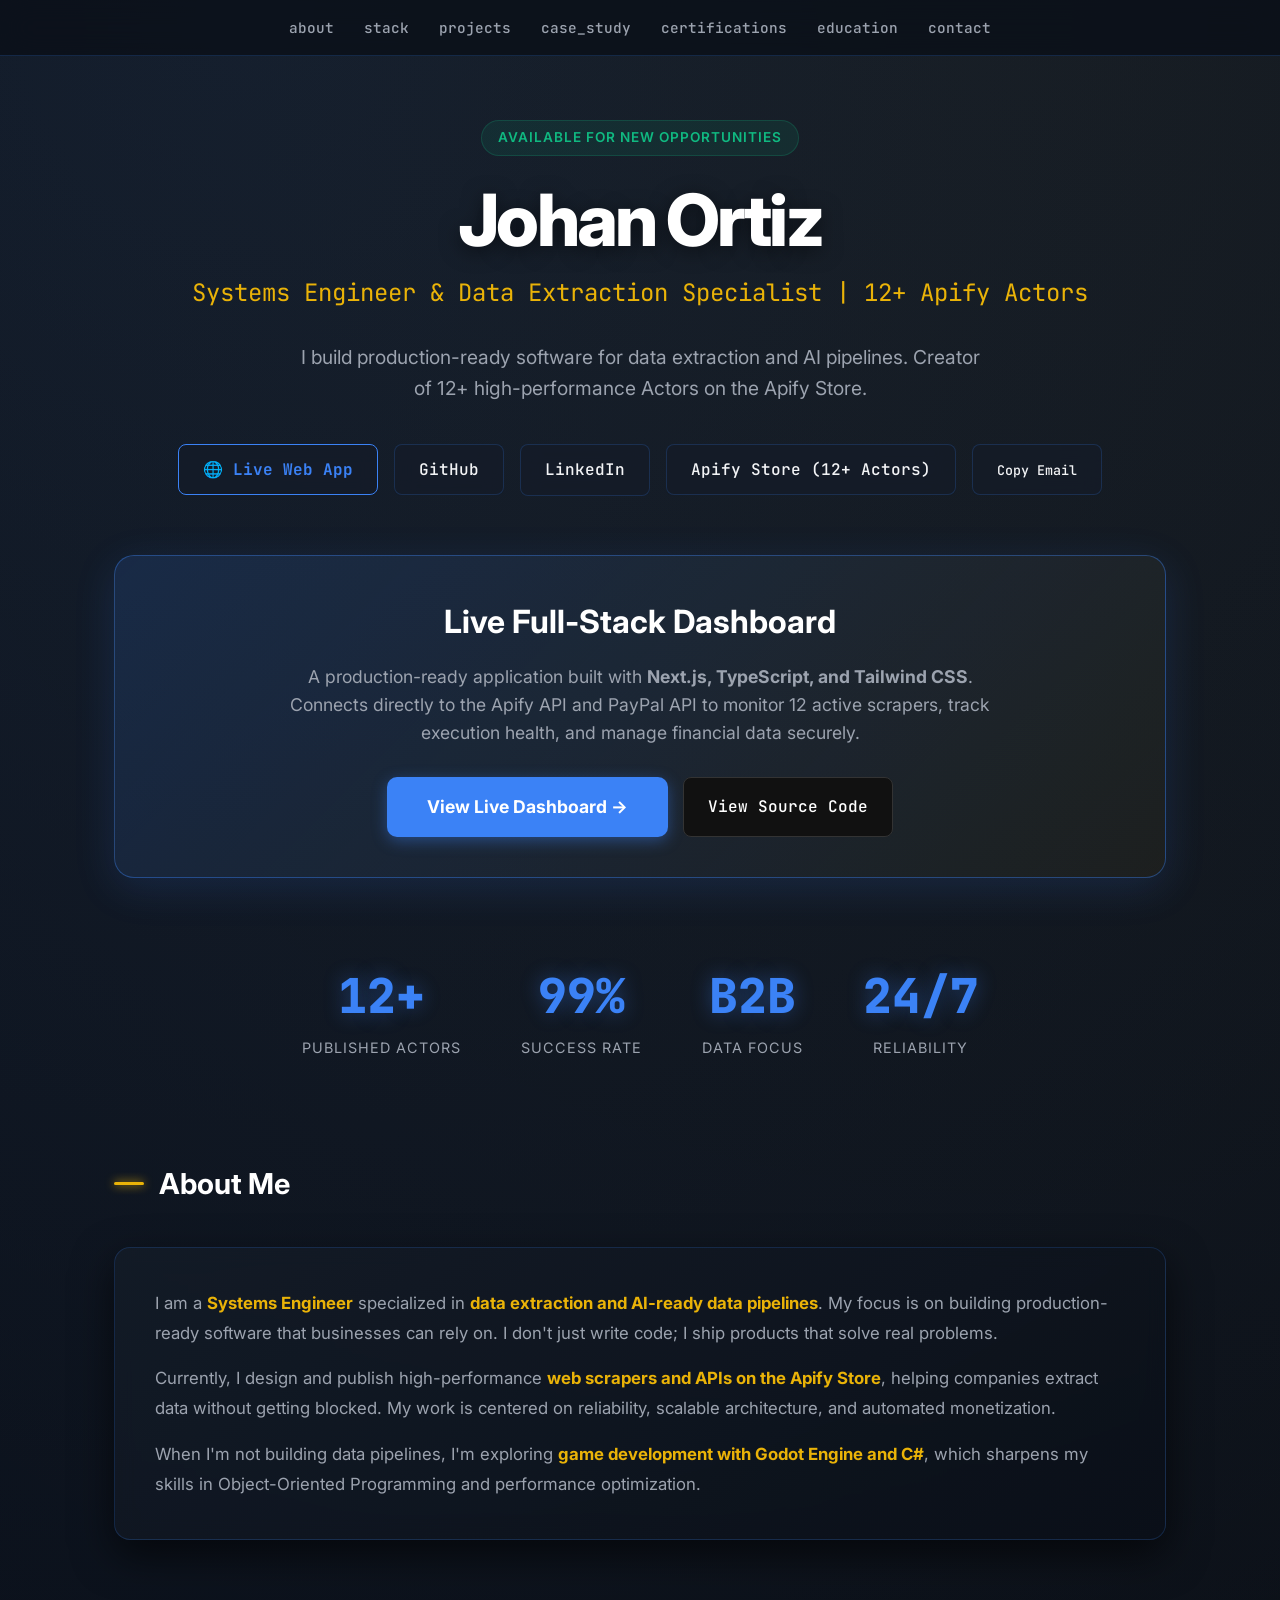
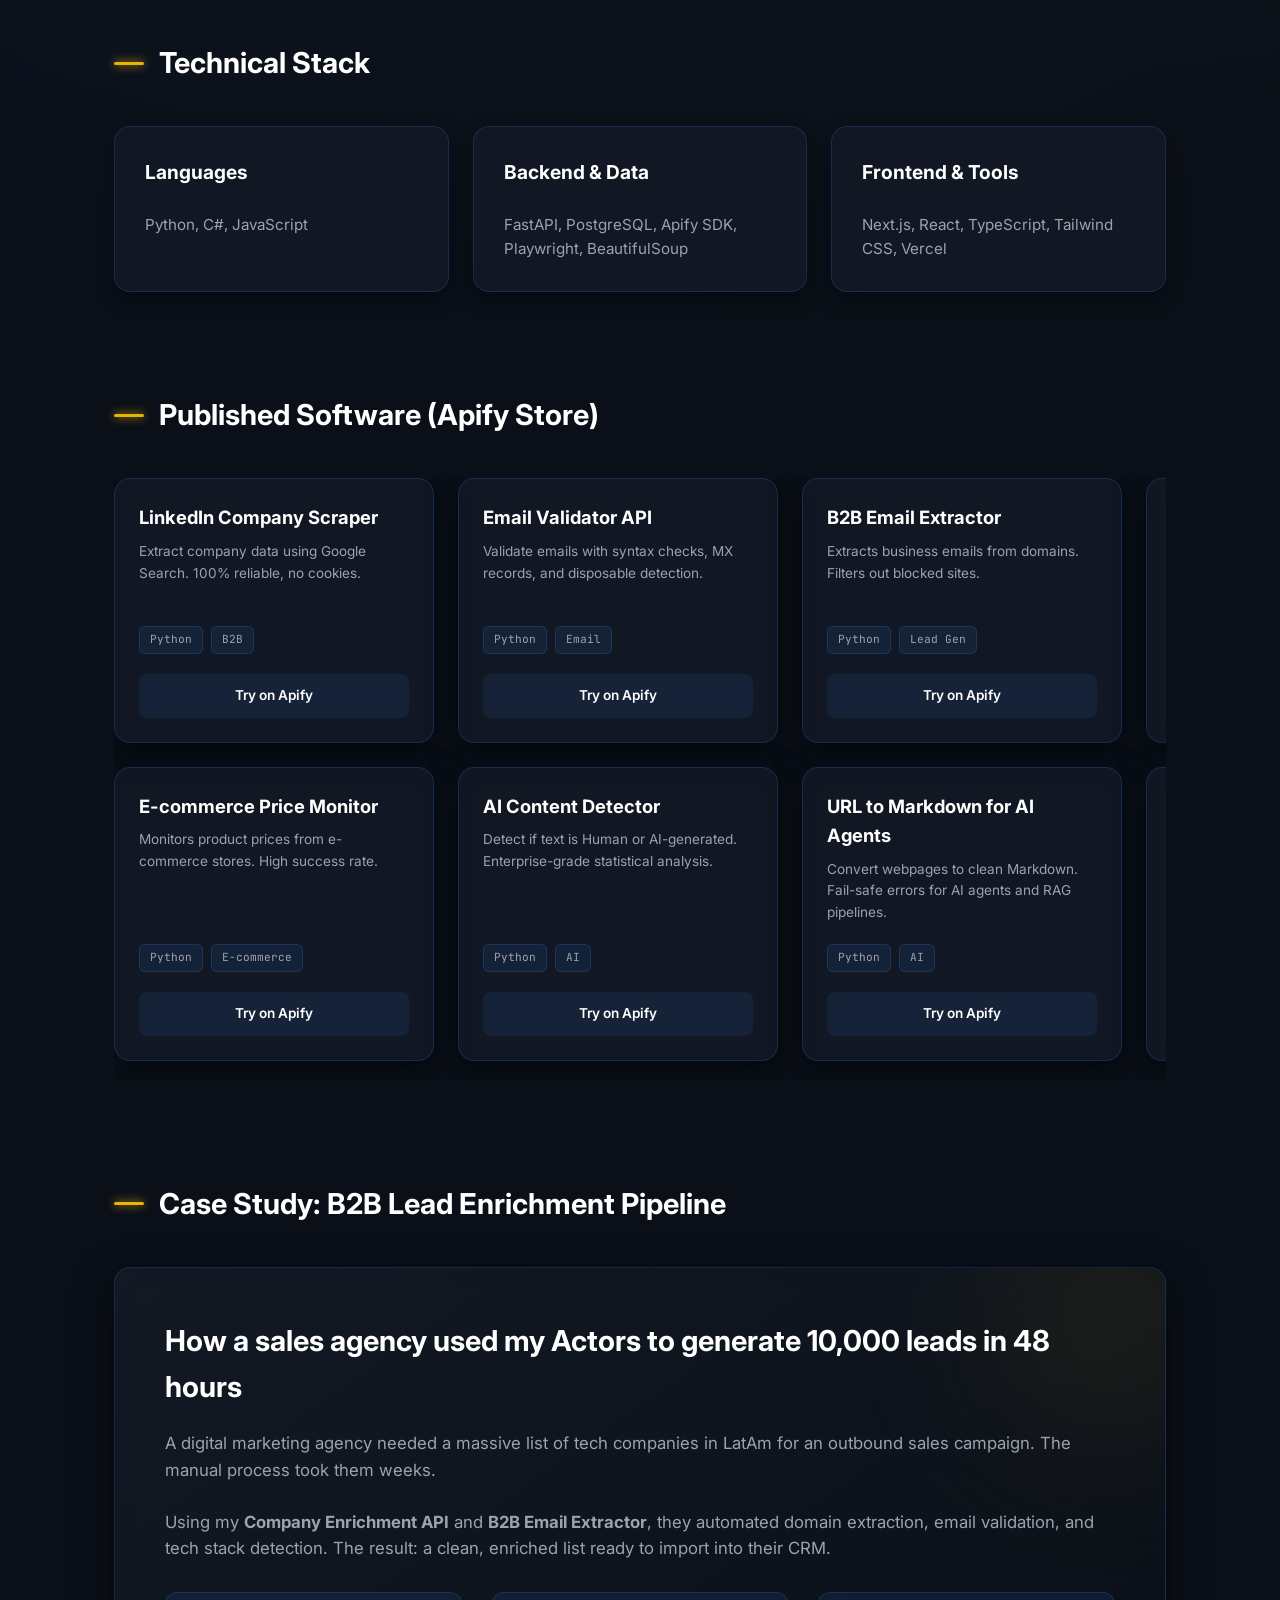
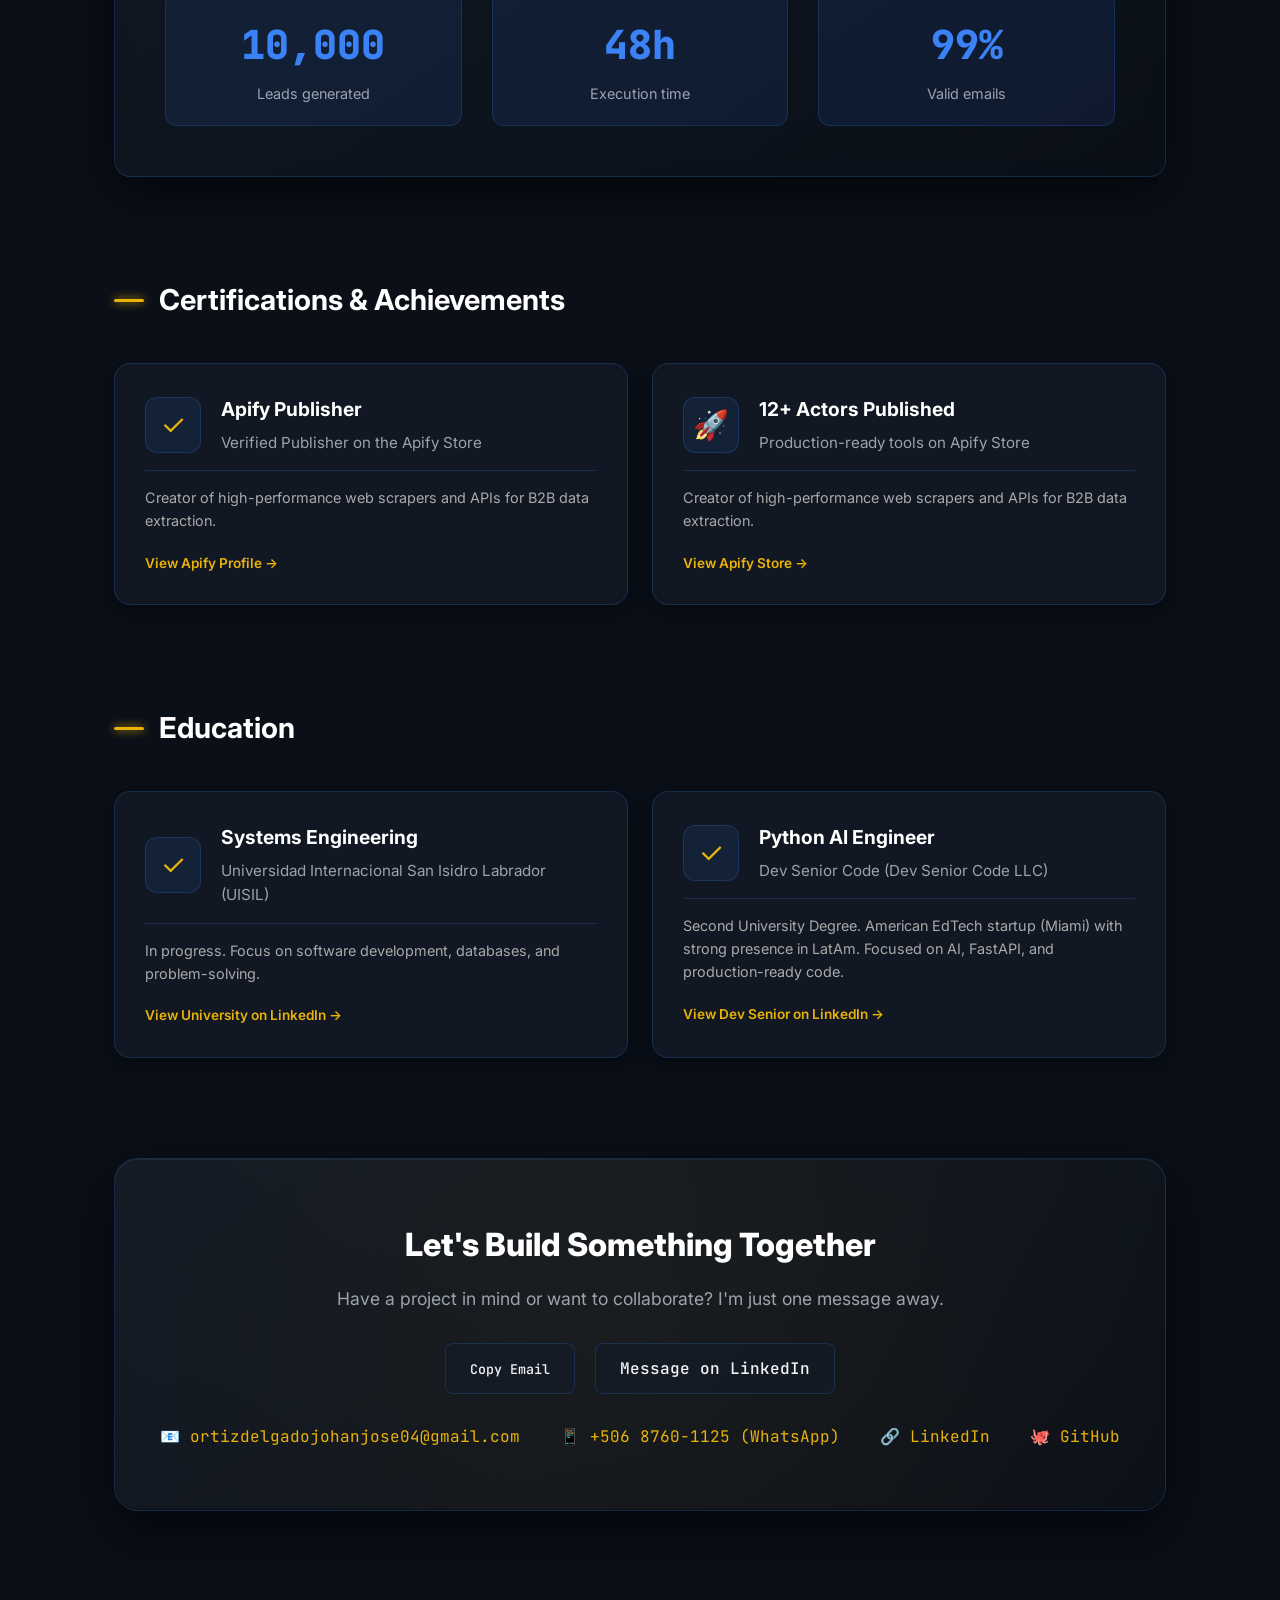
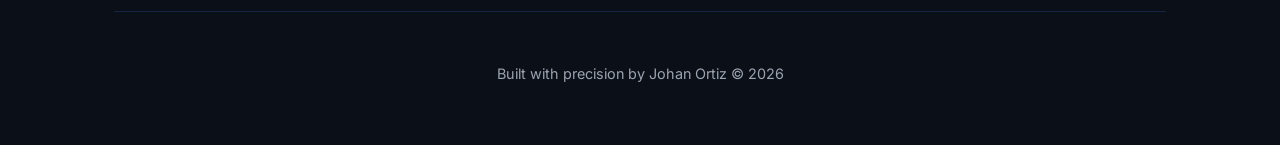
<file: index.html>
<!DOCTYPE html>
<html lang="en">
<head>
    <meta charset="UTF-8" />
    <meta name="viewport" content="width=device-width, initial-scale=1.0" />
    <title>Johan Ortiz | Systems Engineer & Data Extraction</title>
    
    <!-- Etiquetas Open Graph para LinkedIn (Imagen automática) -->
    <meta property="og:title" content="Johan Ortiz | Systems Engineer & Data Extraction" />
    <meta property="og:description" content="Portfolio of Johan Ortiz, Systems Engineer & Data Extraction Specialist. Creator of 12+ high-performance Actors on Apify." />
    <meta property="og:image" content="https://ortizdelgadojohanjose04-ai.github.io/portafolio-preview.png" />
    <meta property="og:url" content="https://ortizdelgadojohanjose04-ai.github.io" />
    <meta property="og:type" content="website" />

    <link rel="preconnect" href="https://fonts.googleapis.com">
    <link rel="preconnect" href="https://fonts.gstatic.com" crossorigin>
    <link href="https://fonts.googleapis.com/css2?family=Inter:wght@400;500;600;700;800&family=JetBrains+Mono:wght@400;700&display=swap" rel="stylesheet">
    <style>
        :root {
            --bg: #0a0f18;
            --card-bg: rgba(20, 28, 40, 0.7);
            --border: rgba(59, 130, 246, 0.2);
            --text-main: #f3f4f6;
            --text-muted: #9ca3af;
            --accent-blue: #3b82f6;
            --accent-gold: #eab308;
            --accent-glow: rgba(59, 130, 246, 0.4);
            --gold-glow: rgba(234, 179, 8, 0.2);
            --font: 'Inter', -apple-system, BlinkMacSystemFont, "Segoe UI", Roboto, sans-serif;
            --mono: 'JetBrains Mono', monospace;
        }

        * { margin: 0; padding: 0; box-sizing: border-box; }
        html { scroll-behavior: smooth; }

        body {
            background-color: var(--bg);
            color: var(--text-main);
            font-family: var(--font);
            line-height: 1.6;
            -webkit-font-smoothing: antialiased;
            background-image: 
                radial-gradient(circle at 20% 0%, rgba(59, 130, 246, 0.1) 0%, transparent 40%),
                radial-gradient(circle at 80% 0%, rgba(234, 179, 8, 0.05) 0%, transparent 40%);
            background-repeat: no-repeat;
            overflow-x: hidden;
        }

        @keyframes fadeInUp {
            from { opacity: 0; transform: translateY(30px); }
            to { opacity: 1; transform: translateY(0); }
        }
        @keyframes pulseGlow {
            0% { box-shadow: 0 0 0 0 var(--accent-glow); }
            70% { box-shadow: 0 0 0 10px rgba(59, 130, 246, 0); }
            100% { box-shadow: 0 0 0 0 rgba(59, 130, 246, 0); }
        }

        .navbar {
            position: fixed;
            top: 0; left: 0; width: 100%;
            background: rgba(10, 15, 24, 0.8);
            backdrop-filter: blur(15px);
            border-bottom: 1px solid var(--border);
            z-index: 1000;
            display: flex;
            justify-content: center;
            padding: 16px 0;
        }
        .nav-links { display: flex; gap: 30px; }
        .nav-links a {
            color: var(--text-muted);
            text-decoration: none;
            font-size: 0.9rem;
            font-weight: 500;
            transition: color 0.3s;
            font-family: var(--mono);
        }
        .nav-links a:hover { color: var(--accent-gold); }

        .container { max-width: 1100px; margin: 0 auto; padding: 120px 24px 60px 24px; }

        header { text-align: center; margin-bottom: 60px; animation: fadeInUp 1s ease-out; }
        .badge-available { 
            display: inline-block; 
            background: rgba(16, 185, 129, 0.1); 
            color: #10b981; 
            padding: 6px 16px; 
            border-radius: 999px; 
            font-size: 0.85rem; 
            font-weight: 600; 
            margin-bottom: 24px; 
            border: 1px solid rgba(16, 185, 129, 0.2);
            text-transform: uppercase;
            letter-spacing: 1px;
            animation: pulseGlow 2s infinite;
        }
        h1 { font-size: 4.5rem; font-weight: 800; letter-spacing: -0.04em; line-height: 1.1; margin-bottom: 15px; color: #ffffff; text-shadow: 0 4px 20px rgba(0,0,0,0.5); }
        h2 { font-size: 1.5rem; font-weight: 400; color: var(--accent-gold); margin-bottom: 30px; font-family: var(--mono); }
        .bio { font-size: 1.2rem; color: var(--text-muted); max-width: 700px; margin: 0 auto 40px auto; }
        
        .social-links { display: flex; justify-content: center; gap: 16px; flex-wrap: wrap; margin-bottom: 40px; }
        .btn-link { 
            display: inline-flex; 
            align-items: center; 
            background: var(--card-bg); 
            border: 1px solid var(--border); 
            color: var(--text-main); 
            text-decoration: none; 
            padding: 12px 24px; 
            border-radius: 8px; 
            font-weight: 500; 
            transition: all 0.3s; 
            font-family: var(--mono);
            backdrop-filter: blur(10px);
            cursor: pointer;
        }
        .btn-link:hover { border-color: var(--accent-blue); transform: translateY(-2px); box-shadow: 0 5px 15px var(--accent-glow); }

        /* NUEVA SECCIÓN: DESTACADO WEB APP */
        .featured-app {
            background: linear-gradient(135deg, rgba(59, 130, 246, 0.15), rgba(234, 179, 8, 0.05));
            border: 1px solid rgba(59, 130, 246, 0.4);
            border-radius: 20px;
            padding: 40px;
            margin-bottom: 80px;
            text-align: center;
            animation: fadeInUp 1.2s ease-out;
            box-shadow: 0 10px 40px rgba(59, 130, 246, 0.15);
        }
        .featured-app h3 { font-size: 2rem; font-weight: 700; color: #fff; margin-bottom: 15px; }
        .featured-app p { color: var(--text-muted); font-size: 1.1rem; max-width: 700px; margin: 0 auto 30px auto; }
        .btn-featured { 
            display: inline-flex; 
            align-items: center; 
            gap: 10px;
            background: var(--accent-blue); 
            color: #fff; 
            padding: 16px 40px; 
            border-radius: 10px; 
            text-decoration: none; 
            font-weight: 700; 
            font-size: 1.1rem; 
            transition: all 0.3s; 
            box-shadow: 0 4px 15px var(--accent-glow);
        }
        .btn-featured:hover { transform: translateY(-3px); box-shadow: 0 8px 25px var(--accent-glow); background: #2563eb; }

        .impact-grid { display: flex; justify-content: center; gap: 60px; margin-bottom: 100px; flex-wrap: wrap; animation: fadeInUp 1.2s ease-out; }
        .impact-item { text-align: center; }
        .impact-number { font-size: 3rem; font-weight: 800; color: var(--accent-blue); display: block; font-family: var(--mono); text-shadow: 0 0 20px var(--accent-glow); }
        .impact-label { color: var(--text-muted); font-size: 0.9rem; text-transform: uppercase; letter-spacing: 1px; }

        section { margin-bottom: 100px; scroll-margin-top: 100px; animation: fadeInUp 1.2s ease-out; }
        .section-title { font-size: 1.8rem; font-weight: 700; margin-bottom: 40px; display: flex; align-items: center; gap: 15px; color: #ffffff; }
        .section-title::before { content: ''; display: block; width: 30px; height: 3px; background: var(--accent-gold); border-radius: 3px; box-shadow: 0 0 10px var(--accent-gold); }

        /* SOBRE MÍ */
        .about-section {
            background: linear-gradient(145deg, rgba(20, 28, 40, 0.8), rgba(10, 15, 24, 0.8));
            border: 1px solid var(--border);
            border-radius: 16px;
            padding: 40px;
            margin-bottom: 100px;
            backdrop-filter: blur(10px);
            box-shadow: 0 15px 40px rgba(0,0,0,0.6);
        }
        .about-title { font-size: 1.8rem; font-weight: 700; color: #fff; margin-bottom: 20px; }
        .about-text { color: var(--text-muted); font-size: 1.05rem; line-height: 1.8; }
        .about-text strong { color: var(--accent-gold); }

        /* STACK TÉCNICO */
        .stack-grid {
            display: grid;
            grid-template-columns: repeat(3, 1fr);
            gap: 24px;
        }
        .stack-card {
            background: var(--card-bg);
            border: 1px solid var(--border);
            border-radius: 16px;
            padding: 30px;
            display: flex;
            flex-direction: column;
            gap: 15px;
            backdrop-filter: blur(10px);
            box-shadow: 0 8px 20px rgba(0,0,0,0.4);
            transition: all 0.3s;
        }
        .stack-card:hover { border-color: rgba(59, 130, 246, 0.5); transform: translateY(-4px); box-shadow: 0 15px 30px rgba(0,0,0,0.6), 0 0 15px var(--accent-glow); }
        .stack-card h4 { font-size: 1.2rem; color: #fff; margin-bottom: 10px; }
        .stack-card p { color: var(--text-muted); font-size: 0.95rem; }

        /* CARRUSEL DE PROYECTOS (3 COLUMNAS FIJAS) */
        .projects-carousel {
            overflow-x: auto;
            padding-bottom: 20px;
            scroll-snap-type: x mandatory;
            -webkit-overflow-scrolling: touch;
        }
        .projects-carousel::-webkit-scrollbar { height: 8px; }
        .projects-carousel::-webkit-scrollbar-thumb { background: #333; border-radius: 4px; }
        .projects-carousel::-webkit-scrollbar-track { background: transparent; }

        .projects-grid {
            display: grid;
            grid-template-columns: repeat(6, 320px); /* 6 columnas de 320px */
            gap: 24px;
            width: max-content;
        }

        .project-card { 
            background: var(--card-bg); 
            border: 1px solid var(--border); 
            border-radius: 16px; 
            padding: 24px; 
            transition: all 0.3s; 
            display: flex; 
            flex-direction: column;
            position: relative;
            overflow: hidden;
            backdrop-filter: blur(10px);
            box-shadow: 0 10px 30px rgba(0,0,0,0.5);
            scroll-snap-align: start;
        }
        .project-card::before {
            content: ''; position: absolute; top: 0; left: 0; width: 100%; height: 2px;
            background: linear-gradient(90deg, transparent, var(--accent-blue), transparent);
            opacity: 0; transition: opacity 0.3s;
        }
        .project-card:hover { 
            border-color: rgba(59, 130, 246, 0.5);
            transform: translateY(-8px); 
            box-shadow: 0 20px 50px rgba(0,0,0,0.7), 0 0 20px var(--accent-glow);
        }
        .project-card:hover::before { opacity: 1; }
        .project-title { font-size: 1.15rem; font-weight: 700; color: #fff; margin-bottom: 8px; }
        .project-desc { color: var(--text-muted); font-size: 0.85rem; margin-bottom: 20px; flex-grow: 1; }
        .project-tags { display: flex; gap: 8px; flex-wrap: wrap; margin-bottom: 20px; }
        .tag { background: rgba(59, 130, 246, 0.1); border: 1px solid var(--border); padding: 4px 10px; border-radius: 6px; font-size: 0.7rem; color: var(--text-muted); font-family: var(--mono); }
        .btn-project { display: block; text-align: center; color: #fff; text-decoration: none; font-size: 0.85rem; font-weight: 600; padding: 10px; background: rgba(59, 130, 246, 0.1); border-radius: 8px; transition: background 0.3s; border: 1px solid transparent; }
        .btn-project:hover { background: var(--accent-blue); border-color: var(--accent-gold); color: #000; }

        .case-study { background: linear-gradient(145deg, rgba(20, 28, 40, 0.8), rgba(10, 15, 24, 0.8)); border: 1px solid var(--border); border-radius: 16px; padding: 50px; position: relative; overflow: hidden; backdrop-filter: blur(10px); box-shadow: 0 15px 40px rgba(0,0,0,0.6); }
        .case-study::after {
            content: ''; position: absolute; top: -50px; right: -50px; width: 200px; height: 200px;
            background: var(--accent-gold); filter: blur(100px); border-radius: 50%; opacity: 0.15;
        }
        .case-title { font-size: 1.8rem; font-weight: 700; color: #fff; margin-bottom: 20px; position: relative; z-index: 1; }
        .case-text { color: var(--text-muted); font-size: 1.05rem; margin-bottom: 25px; position: relative; z-index: 1; }
        .case-results { display: flex; gap: 30px; margin-top: 30px; flex-wrap: wrap; position: relative; z-index: 1; }
        .case-result { background: rgba(59, 130, 246, 0.1); border: 1px solid var(--border); padding: 20px 30px; border-radius: 12px; text-align: center; flex: 1; transition: transform 0.3s; }
        .case-result:hover { transform: scale(1.05); border-color: var(--accent-blue); box-shadow: 0 0 15px var(--accent-glow); }
        .case-result span { display: block; font-size: 2.5rem; font-weight: 800; color: var(--accent-blue); font-family: var(--mono); }
        .case-result p { font-size: 0.9rem; color: var(--text-muted); margin-top: 5px; }

        .cert-grid { display: grid; grid-template-columns: repeat(2, 1fr); gap: 24px; }
        .cert-card { background: var(--card-bg); border: 1px solid var(--border); border-radius: 16px; padding: 30px; display: flex; flex-direction: column; gap: 15px; transition: all 0.3s; backdrop-filter: blur(10px); box-shadow: 0 8px 20px rgba(0,0,0,0.4); }
        .cert-card:hover { border-color: rgba(59, 130, 246, 0.5); transform: translateY(-4px); box-shadow: 0 15px 30px rgba(0,0,0,0.6), 0 0 15px var(--accent-glow); }
        .cert-header { display: flex; align-items: center; gap: 20px; }
        .cert-icon { width: 56px; height: 56px; border-radius: 12px; display: flex; align-items: center; justify-content: center; font-size: 1.8rem; background: rgba(59, 130, 246, 0.1); flex-shrink: 0; border: 1px solid var(--border); }
        .cert-info h4 { font-size: 1.2rem; color: #fff; margin-bottom: 6px; }
        .cert-info p { font-size: 0.95rem; color: var(--text-muted); }
        .cert-desc { font-size: 0.9rem; color: #aaa; border-top: 1px solid var(--border); padding-top: 15px; }
        .cert-link { font-size: 0.85rem; color: var(--accent-gold); text-decoration: none; margin-top: 5px; display: inline-block; font-weight: 600; }
        .cert-link:hover { text-decoration: underline; }

        .contact-section {
            background: linear-gradient(145deg, rgba(20, 28, 40, 0.9), rgba(10, 15, 24, 0.9));
            border: 1px solid var(--border);
            border-radius: 24px;
            padding: 60px 40px;
            text-align: center;
            position: relative;
            box-shadow: 
                0 20px 50px rgba(0,0,0,0.6), 
                inset 0 1px 0 rgba(255,255,255,0.05),
                inset 0 -1px 0 rgba(0,0,0,0.5);
            overflow: hidden;
        }
        .contact-section::before {
            content: ''; position: absolute; top: -50%; left: -50%; width: 200%; height: 200%;
            background: radial-gradient(circle, rgba(234, 179, 8, 0.05) 0%, transparent 60%);
            z-index: 0;
        }
        .contact-title { font-size: 2rem; font-weight: 800; color: #fff; margin-bottom: 15px; position: relative; z-index: 1; }
        .contact-text { color: var(--text-muted); font-size: 1.1rem; margin-bottom: 30px; position: relative; z-index: 1; }
        .contact-buttons { display: flex; justify-content: center; gap: 20px; flex-wrap: wrap; position: relative; z-index: 1; }
        
        .contact-info {
            display: flex;
            justify-content: center;
            gap: 40px;
            flex-wrap: wrap;
            margin-top: 30px;
            position: relative;
            z-index: 1;
        }
        .contact-item { display: flex; align-items: center; gap: 10px; color: var(--text-muted); font-family: var(--mono); }
        .contact-item a { color: var(--accent-gold); text-decoration: none; }
        .contact-item a:hover { text-decoration: underline; }

        footer { text-align: center; padding-top: 50px; border-top: 1px solid var(--border); color: var(--text-muted); font-size: 0.9rem; }

        @media (max-width: 900px) { 
            .cert-grid { grid-template-columns: 1fr; } 
            .stack-grid { grid-template-columns: 1fr; } 
        }
        @media (max-width: 600px) { 
            h1 { font-size: 2.5rem; } 
            .impact-grid { gap: 30px; } 
        }
    </style>
</head>
<body>

    <nav class="navbar">
        <div class="nav-links">
            <a href="#about">about</a>
            <a href="#stack">stack</a>
            <a href="#projects">projects</a>
            <a href="#case-study">case_study</a>
            <a href="#certs">certifications</a>
            <a href="#education">education</a>
            <a href="#contact">contact</a>
        </div>
    </nav>

    <div class="container">
        <header>
            <div class="badge-available">Available for new opportunities</div>
            <h1>Johan Ortiz</h1>
            <h2>Systems Engineer & Data Extraction Specialist | 12+ Apify Actors</h2>
            <p class="bio">
                I build production-ready software for data extraction and AI pipelines. 
                Creator of 12+ high-performance Actors on the Apify Store.
            </p>
            <div class="social-links">
                <a href="https://apify-analytics-dashboard.vercel.app" target="_blank" class="btn-link" style="border-color: var(--accent-blue); color: var(--accent-blue); font-weight: bold;">🌐 Live Web App</a>
                <a href="https://github.com/ortizdelgadojohanjose04-ai" target="_blank" class="btn-link">GitHub</a>
                <a href="https://linkedin.com/in/johan-ortiz-dev" target="_blank" class="btn-link">LinkedIn</a>
                <a href="https://apify.com/johandev_04" target="_blank" class="btn-link">Apify Store (12+ Actors)</a>
                <button onclick="copyEmail()" class="btn-link" id="emailBtn">Copy Email</button>
            </div>
        </header>

                <!-- NUEVA SECCIÓN DESTACADA: WEB APP -->
        <div class="featured-app">
            <h3>Live Full-Stack Dashboard</h3>
            <p>
                A production-ready application built with <strong>Next.js, TypeScript, and Tailwind CSS</strong>. 
                Connects directly to the Apify API and PayPal API to monitor 12 active scrapers, track execution health, and manage financial data securely.
            </p>
            <div style="display: flex; justify-content: center; gap: 15px; flex-wrap: wrap;">
                <a href="https://apify-analytics-dashboard.vercel.app" target="_blank" class="btn-featured">
                    View Live Dashboard &rarr;
                </a>
                <a href="https://github.com/ortizdelgadojohanjose04-ai/My-Dashboard---Apify" target="_blank" class="btn-link" style="background: #111; border-color: #333; color: #fff;">
                    View Source Code
                </a>
            </div>
        </div>

        <div class="impact-grid">
            <div class="impact-item"><span class="impact-number">12+</span><span class="impact-label">Published Actors</span></div>
            <div class="impact-item"><span class="impact-number">99%</span><span class="impact-label">Success Rate</span></div>
            <div class="impact-item"><span class="impact-number">B2B</span><span class="impact-label">Data Focus</span></div>
            <div class="impact-item"><span class="impact-number">24/7</span><span class="impact-label">Reliability</span></div>
        </div>

        <!-- SOBRE MÍ -->
        <section id="about">
            <div class="section-title">About Me</div>
            <div class="about-section">
                <p class="about-text">
                    I am a <strong>Systems Engineer</strong> specialized in <strong>data extraction and AI-ready data pipelines</strong>. 
                    My focus is on building production-ready software that businesses can rely on. I don't just write code; 
                    I ship products that solve real problems.
                </p>
                <p class="about-text" style="margin-top: 15px;">
                    Currently, I design and publish high-performance <strong>web scrapers and APIs on the Apify Store</strong>, 
                    helping companies extract data without getting blocked. My work is centered on reliability, scalable architecture, 
                    and automated monetization.
                </p>
                <p class="about-text" style="margin-top: 15px;">
                    When I'm not building data pipelines, I'm exploring <strong>game development with Godot Engine and C#</strong>, 
                    which sharpens my skills in Object-Oriented Programming and performance optimization.
                </p>
            </div>
        </section>

        <!-- STACK TÉCNICO -->
        <section id="stack">
            <div class="section-title">Technical Stack</div>
            <div class="stack-grid">
                <div class="stack-card">
                    <h4>Languages</h4>
                    <p>Python, C#, JavaScript</p>
                </div>
                <div class="stack-card">
                    <h4>Backend & Data</h4>
                    <p>FastAPI, PostgreSQL, Apify SDK, Playwright, BeautifulSoup</p>
                </div>
                <div class="stack-card">
                    <h4>Frontend & Tools</h4>
                    <p>Next.js, React, TypeScript, Tailwind CSS, Vercel</p>
                </div>
            </div>
        </section>

        <section id="projects">
            <div class="section-title">Published Software (Apify Store)</div>
            
            <!-- CARRUSEL DE PROYECTOS -->
            <div class="projects-carousel">
                <div class="projects-grid">
                    <!-- Fila 1 -->
                    <div class="project-card">
                        <div class="project-title">LinkedIn Company Scraper</div>
                        <p class="project-desc">Extract company data using Google Search. 100% reliable, no cookies.</p>
                        <div class="project-tags"><span class="tag">Python</span><span class="tag">B2B</span></div>
                        <a href="https://apify.com/johandev_04/linkedin-company-scraper" class="btn-project">Try on Apify</a>
                    </div>
                    <div class="project-card">
                        <div class="project-title">Email Validator API</div>
                        <p class="project-desc">Validate emails with syntax checks, MX records, and disposable detection.</p>
                        <div class="project-tags"><span class="tag">Python</span><span class="tag">Email</span></div>
                        <a href="https://apify.com/johandev_04/email-validator" class="btn-project">Try on Apify</a>
                    </div>
                    <div class="project-card">
                        <div class="project-title">B2B Email Extractor</div>
                        <p class="project-desc">Extracts business emails from domains. Filters out blocked sites.</p>
                        <div class="project-tags"><span class="tag">Python</span><span class="tag">Lead Gen</span></div>
                        <a href="https://apify.com/johandev_04/b2b-email-extractor" class="btn-project">Try on Apify</a>
                    </div>

                    <!-- Fila 2 -->
                    <div class="project-card">
                        <div class="project-title">Company Enrichment API</div>
                        <p class="project-desc">Enriches domains with tech stack, descriptions, and social links.</p>
                        <div class="project-tags"><span class="tag">Python</span><span class="tag">Pipeline</span></div>
                        <a href="https://apify.com/johandev_04/company-enricher" class="btn-project">Try on Apify</a>
                    </div>
                    <div class="project-card">
                        <div class="project-title">Google Trends Scraper</div>
                        <p class="project-desc">High-performance extraction bypassing 429 limits. +99% success rate.</p>
                        <div class="project-tags"><span class="tag">Python</span><span class="tag">API</span></div>
                        <a href="https://apify.com/johandev_04/google-trends-scraper" class="btn-project">Try on Apify</a>
                    </div>
                    <div class="project-card">
                        <div class="project-title">YouTube Transcript Scraper</div>
                        <p class="project-desc">Enterprise-grade extraction. Zero data loss, anti-ban proxies, and state persistence.</p>
                        <div class="project-tags"><span class="tag">Python</span><span class="tag">NLP</span></div>
                        <a href="https://apify.com/johandev_04/youtube-transcript-scraper" class="btn-project">Try on Apify</a>
                    </div>

                    <!-- Fila 3 -->
                    <div class="project-card">
                        <div class="project-title">E-commerce Price Monitor</div>
                        <p class="project-desc">Monitors product prices from e-commerce stores. High success rate.</p>
                        <div class="project-tags"><span class="tag">Python</span><span class="tag">E-commerce</span></div>
                        <a href="https://apify.com/johandev_04/price-monitor" class="btn-project">Try on Apify</a>
                    </div>
                    <div class="project-card">
                        <div class="project-title">AI Content Detector</div>
                        <p class="project-desc">Detect if text is Human or AI-generated. Enterprise-grade statistical analysis.</p>
                        <div class="project-tags"><span class="tag">Python</span><span class="tag">AI</span></div>
                        <a href="https://apify.com/johandev_04/ai-content-detector" class="btn-project">Try on Apify</a>
                    </div>
                    <div class="project-card">
                        <div class="project-title">URL to Markdown for AI Agents</div>
                        <p class="project-desc">Convert webpages to clean Markdown. Fail-safe errors for AI agents and RAG pipelines.</p>
                        <div class="project-tags"><span class="tag">Python</span><span class="tag">AI</span></div>
                        <a href="https://apify.com/johandev_04/url-to-markdown-agent" class="btn-project">Try on Apify</a>
                    </div>

                    <!-- Fila 4 -->
                    <div class="project-card">
                        <div class="project-title">Smart Data Extractor (No APIs)</div>
                        <p class="project-desc">Extract structured data (titles, prices, emails, links) from any website using pure Python. Zero API keys.</p>
                        <div class="project-tags"><span class="tag">Python</span><span class="tag">No APIs</span></div>
                        <a href="https://apify.com/johandev_04/smart-data-extractor" class="btn-project">Try on Apify</a>
                    </div>
                    <!-- TARJETA: WEB METADATA EXTRACTOR -->
                    <div class="project-card">
                        <div class="project-title">Web Metadata Extractor</div>
                        <p class="project-desc">Extract titles, descriptions, and Open Graph images from any webpage. Fast, no JavaScript required.</p>
                        <div class="project-tags"><span class="tag">Python</span><span class="tag">SEO</span></div>
                        <a href="https://apify.com/johandev_04/web-metadata-extractor" class="btn-project">Try on Apify</a>
                    </div>
                    <!-- TARJETA: BLUESKY SCRAPER -->
                    <div class="project-card">
                        <div class="project-title">Bluesky Scraper & API</div>
                        <p class="project-desc">Extract posts, likes, and metadata from Bluesky profiles using the public AT Protocol API. No login required.</p>
                        <div class="project-tags"><span class="tag">Python</span><span class="tag">Social Media</span></div>
                        <a href="https://apify.com/johandev_04/bluesky-scraper" class="btn-project">Try on Apify</a>
                    </div>
                </div>
            </div>
        </section>

        <section id="case-study">
            <div class="section-title">Case Study: B2B Lead Enrichment Pipeline</div>
            <div class="case-study">
                <div class="case-title">How a sales agency used my Actors to generate 10,000 leads in 48 hours</div>
                <p class="case-text">
                    A digital marketing agency needed a massive list of tech companies in LatAm for an outbound sales campaign. The manual process took them weeks.
                </p>
                <p class="case-text">
                    Using my <strong>Company Enrichment API</strong> and <strong>B2B Email Extractor</strong>, they automated domain extraction, email validation, and tech stack detection. The result: a clean, enriched list ready to import into their CRM.
                </p>
                <div class="case-results">
                    <div class="case-result"><span>10,000</span><p>Leads generated</p></div>
                    <div class="case-result"><span>48h</span><p>Execution time</p></div>
                    <div class="case-result"><span>99%</span><p>Valid emails</p></div>
                </div>
            </div>
        </section>

        <section id="certs">
            <div class="section-title">Certifications & Achievements</div>
            <div class="cert-grid">
                <div class="cert-card">
                    <div class="cert-header">
                        <div class="cert-icon" style="color: var(--accent-gold);">✓</div>
                        <div class="cert-info">
                            <h4>Apify Publisher</h4>
                            <p>Verified Publisher on the Apify Store</p>
                        </div>
                    </div>
                    <div class="cert-desc">Creator of high-performance web scrapers and APIs for B2B data extraction.</div>
                    <a href="https://apify.com/johandev_04" target="_blank" class="cert-link">View Apify Profile &rarr;</a>
                </div>
                <!-- LOGRO DESTACADO -->
                <div class="cert-card">
                    <div class="cert-header">
                        <div class="cert-icon" style="color: var(--accent-gold);">🚀</div>
                        <div class="cert-info">
                            <h4>12+ Actors Published</h4>
                            <p>Production-ready tools on Apify Store</p>
                        </div>
                    </div>
                    <div class="cert-desc">Creator of high-performance web scrapers and APIs for B2B data extraction.</div>
                    <a href="https://apify.com/johandev_04" target="_blank" class="cert-link">View Apify Store &rarr;</a>
                </div>
            </div>
        </section>

        <section id="education">
            <div class="section-title">Education</div>
            <div class="cert-grid">
                <div class="cert-card">
                    <div class="cert-header">
                        <div class="cert-icon" style="color: var(--accent-gold);">✓</div>
                        <div class="cert-info">
                            <h4>Systems Engineering</h4>
                            <p>Universidad Internacional San Isidro Labrador (UISIL)</p>
                        </div>
                    </div>
                    <div class="cert-desc">In progress. Focus on software development, databases, and problem-solving.</div>
                    <a href="https://www.linkedin.com/school/uisil-universidad/" target="_blank" class="cert-link">View University on LinkedIn &rarr;</a>
                </div>
                <div class="cert-card">
                    <div class="cert-header">
                        <div class="cert-icon" style="color: var(--accent-gold);">✓</div>
                        <div class="cert-info">
                            <h4>Python AI Engineer</h4>
                            <p>Dev Senior Code (Dev Senior Code LLC)</p>
                        </div>
                    </div>
                    <div class="cert-desc">Second University Degree. American EdTech startup (Miami) with strong presence in LatAm. Focused on AI, FastAPI, and production-ready code.</div>
                    <a href="https://www.linkedin.com/company/devseniorcode/" target="_blank" class="cert-link">View Dev Senior on LinkedIn &rarr;</a>
                </div>
            </div>
        </section>

        <section id="contact">
            <div class="contact-section">
                <div class="contact-title">Let's Build Something Together</div>
                <p class="contact-text">Have a project in mind or want to collaborate? I'm just one message away.</p>
                <div class="contact-buttons">
                    <button onclick="copyEmail()" class="btn-link">Copy Email</button>
                    <a href="https://linkedin.com/in/johan-ortiz-dev" target="_blank" class="btn-link">Message on LinkedIn</a>
                </div>
                <div class="contact-info">
                    <div class="contact-item">
                        <span>📧</span>
                        <a href="https://mail.google.com/mail/?view=cm&fs=1&to=ortizdelgadojohanjose04@gmail.com&su=Job%20Opportunity%20for%20Johan%20Ortiz" target="_blank">ortizdelgadojohanjose04@gmail.com</a>
                    </div>
                    <div class="contact-item">
                        <span>📱</span>
                        <a href="https://api.whatsapp.com/send?phone=50687601125&text=Hola%20Johan,%20vi%20tu%20portafolio%20y%20me%20interesa%20contactarte." target="_blank">+506 8760-1125 (WhatsApp)</a>
                    </div>
                    <div class="contact-item">
                        <span>🔗</span>
                        <a href="https://linkedin.com/in/johan-ortiz-dev" target="_blank">LinkedIn</a>
                    </div>
                    <div class="contact-item">
                        <span>🐙</span>
                        <a href="https://github.com/ortizdelgadojohanjose04-ai" target="_blank">GitHub</a>
                    </div>
                </div>
            </div>
        </section>

        <footer>
            <p>Built with precision by Johan Ortiz &copy; 2026</p>
        </footer>
    </div>

    <script>
        function copyEmail() {
            const email = "ortizdelgadojohanjose04@gmail.com";
            navigator.clipboard.writeText(email).then(() => {
                const btns = document.querySelectorAll('button[onclick="copyEmail()"]');
                btns.forEach(btn => {
                    const originalText = btn.innerText;
                    btn.innerText = "✅ Copied!";
                    btn.style.borderColor = "#10b981";
                    setTimeout(() => {
                        btn.innerText = originalText;
                        btn.style.borderColor = "";
                    }, 2000);
                });
            }).catch(err => {
                alert("Could not copy email. Here it is: " + email);
            });
        }
    </script>
</body>
</html>
</file>
